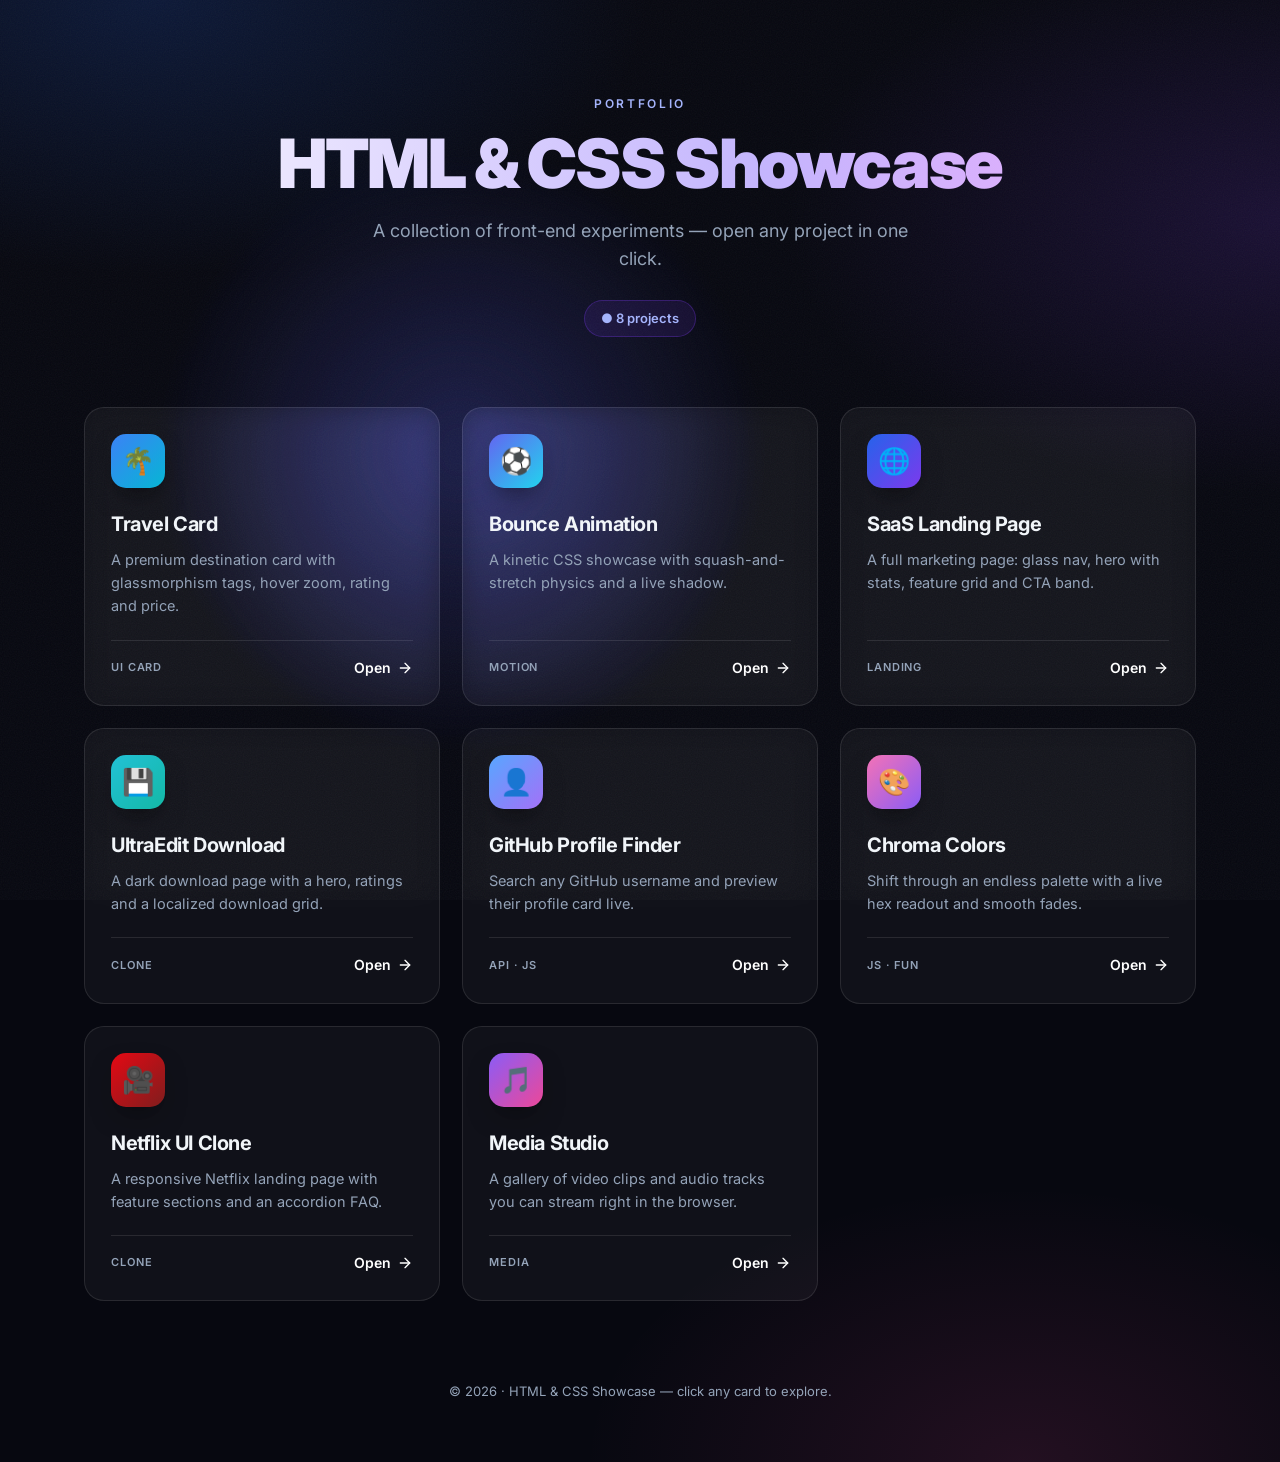
<file: index.html>
<!DOCTYPE html>
<html lang="en">

<head>
    <meta charset="UTF-8">
    <meta name="viewport" content="width=device-width, initial-scale=1.0">
    <title>Showcase &mdash; HTML &amp; CSS Projects</title>
    <link rel="preconnect" href="https://fonts.googleapis.com">
    <link rel="preconnect" href="https://fonts.gstatic.com" crossorigin>
    <link href="https://fonts.googleapis.com/css2?family=Inter:wght@400;500;600;700;800;900&display=swap" rel="stylesheet">
    <link rel="stylesheet" href="showcase.css">
    <style>
        :root {
            --bg: #070810;
            --surface: rgba(255, 255, 255, .04);
            --text: #f1f5f9;
            --muted: #94a3b8;
            --border: rgba(255, 255, 255, .1);
            --radius: 20px;
            --max: 1160px;
        }

        * {
            margin: 0;
            padding: 0;
            box-sizing: border-box;
        }

        html {
            scroll-behavior: smooth;
        }

        body {
            font-family: 'Inter', system-ui, -apple-system, sans-serif;
            color: var(--text);
            background:
                radial-gradient(900px 500px at 12% 0%, rgba(37, 99, 235, .18), transparent 55%),
                radial-gradient(900px 500px at 100% 15%, rgba(124, 58, 237, .16), transparent 55%),
                radial-gradient(800px 500px at 80% 100%, rgba(236, 72, 153, .12), transparent 55%),
                var(--bg);
            min-height: 100vh;
            -webkit-font-smoothing: antialiased;
            line-height: 1.6;
        }

        a {
            text-decoration: none;
            color: inherit;
        }

        .wrap {
            max-width: var(--max);
            margin: 0 auto;
            padding: 0 24px;
        }

        /* ---------- Header ---------- */
        .masthead {
            text-align: center;
            padding: 90px 24px 20px;
        }

        .eyebrow {
            display: inline-block;
            font-size: 12px;
            letter-spacing: .22em;
            text-transform: uppercase;
            font-weight: 600;
            color: #a5b4fc;
            margin-bottom: 16px;
        }

        .masthead h1 {
            font-size: clamp(38px, 7vw, 68px);
            font-weight: 900;
            letter-spacing: -.035em;
            line-height: 1.02;
            background: linear-gradient(90deg, #fff, #c4b5fd 60%, #f0abfc);
            -webkit-background-clip: text;
            background-clip: text;
            color: transparent;
        }

        .masthead p {
            color: var(--muted);
            font-size: 18px;
            margin: 18px auto 0;
            max-width: 560px;
        }

        .masthead .count {
            display: inline-flex;
            align-items: center;
            gap: 8px;
            margin-top: 26px;
            font-size: 13px;
            font-weight: 600;
            color: #a5b4fc;
            background: rgba(124, 58, 237, .12);
            border: 1px solid rgba(124, 58, 237, .3);
            padding: 7px 16px;
            border-radius: 999px;
        }

        /* ---------- Grid ---------- */
        .grid {
            display: grid;
            grid-template-columns: repeat(auto-fill, minmax(280px, 1fr));
            gap: 22px;
            padding: 50px 0 40px;
        }

        .card {
            position: relative;
            display: flex;
            flex-direction: column;
            background: var(--surface);
            border: 1px solid var(--border);
            border-radius: var(--radius);
            padding: 26px;
            overflow: hidden;
            backdrop-filter: blur(14px);
            -webkit-backdrop-filter: blur(14px);
            transition: transform .3s cubic-bezier(.2, .8, .2, 1), box-shadow .3s ease, border-color .3s ease;
        }

        .card::before {
            content: "";
            position: absolute;
            inset: 0;
            background: var(--accent, linear-gradient(135deg, #2563eb, #7c3aed));
            opacity: 0;
            transition: opacity .3s ease;
            z-index: -1;
        }

        .card:hover {
            transform: translateY(-8px);
            border-color: rgba(255, 255, 255, .28);
            box-shadow: 0 40px 80px -32px rgba(0, 0, 0, .8);
        }

        .card__icon {
            width: 54px;
            height: 54px;
            border-radius: 15px;
            display: grid;
            place-items: center;
            font-size: 26px;
            background: var(--accent, linear-gradient(135deg, #2563eb, #7c3aed));
            box-shadow: 0 12px 28px -10px rgba(0, 0, 0, .6);
            margin-bottom: 20px;
        }

        .card__title {
            font-size: 20px;
            font-weight: 700;
            letter-spacing: -.02em;
        }

        .card__desc {
            color: var(--muted);
            font-size: 14.5px;
            margin-top: 8px;
            flex: 1;
        }

        .card__foot {
            display: flex;
            align-items: center;
            justify-content: space-between;
            margin-top: 22px;
            padding-top: 16px;
            border-top: 1px solid var(--border);
        }

        .card__tag {
            font-size: 11px;
            font-weight: 600;
            color: var(--muted);
            text-transform: uppercase;
            letter-spacing: .08em;
        }

        .card__cta {
            display: inline-flex;
            align-items: center;
            gap: 6px;
            font-size: 14px;
            font-weight: 600;
            color: #fff;
        }

        .card__cta svg {
            transition: transform .25s ease;
        }

        .card:hover .card__cta svg {
            transform: translateX(4px);
        }

        /* ---------- Footer ---------- */
        .foot {
            text-align: center;
            color: var(--muted);
            font-size: 13px;
            padding: 40px 24px 60px;
        }

        @media (max-width: 520px) {
            .masthead {
                padding-top: 64px;
            }
        }
    </style>
</head>

<body class="showcase-fade">
    <header class="masthead" data-reveal>
        <span class="eyebrow">Portfolio</span>
        <h1>HTML &amp; CSS Showcase</h1>
        <p>A collection of front-end experiments &mdash; open any project in one click.</p>
        <span class="count">&#9679; 8 projects</span>
    </header>

    <main class="wrap">
        <section class="grid" data-reveal-stagger>

            <a class="card" data-tilt href="Card/index.html" style="--accent: linear-gradient(135deg,#3b82f6,#06b6d4);">
                <div class="card__icon">&#127796;</div>
                <h2 class="card__title">Travel Card</h2>
                <p class="card__desc">A premium destination card with glassmorphism tags, hover zoom, rating and price.</p>
                <div class="card__foot">
                    <span class="card__tag">UI Card</span>
                    <span class="card__cta">Open
                        <svg viewBox="0 0 24 24" width="16" height="16" fill="none" stroke="currentColor" stroke-width="2" stroke-linecap="round" stroke-linejoin="round"><line x1="5" y1="12" x2="19" y2="12"></line><polyline points="12 5 19 12 12 19"></polyline></svg>
                    </span>
                </div>
            </a>

            <a class="card" data-tilt href="Bounce%20Animation/index.html" style="--accent: linear-gradient(135deg,#6366f1,#22d3ee);">
                <div class="card__icon">&#9917;</div>
                <h2 class="card__title">Bounce Animation</h2>
                <p class="card__desc">A kinetic CSS showcase with squash-and-stretch physics and a live shadow.</p>
                <div class="card__foot">
                    <span class="card__tag">Motion</span>
                    <span class="card__cta">Open
                        <svg viewBox="0 0 24 24" width="16" height="16" fill="none" stroke="currentColor" stroke-width="2" stroke-linecap="round" stroke-linejoin="round"><line x1="5" y1="12" x2="19" y2="12"></line><polyline points="12 5 19 12 12 19"></polyline></svg>
                    </span>
                </div>
            </a>

            <a class="card" data-tilt href="Basic%20website%20layout/index.html" style="--accent: linear-gradient(135deg,#2563eb,#7c3aed);">
                <div class="card__icon">&#127760;</div>
                <h2 class="card__title">SaaS Landing Page</h2>
                <p class="card__desc">A full marketing page: glass nav, hero with stats, feature grid and CTA band.</p>
                <div class="card__foot">
                    <span class="card__tag">Landing</span>
                    <span class="card__cta">Open
                        <svg viewBox="0 0 24 24" width="16" height="16" fill="none" stroke="currentColor" stroke-width="2" stroke-linecap="round" stroke-linejoin="round"><line x1="5" y1="12" x2="19" y2="12"></line><polyline points="12 5 19 12 12 19"></polyline></svg>
                    </span>
                </div>
            </a>

            <a class="card" data-tilt href="ultraEditUI%20Clone/index.html" style="--accent: linear-gradient(135deg,#22c1d6,#14b8a6);">
                <div class="card__icon">&#128190;</div>
                <h2 class="card__title">UltraEdit Download</h2>
                <p class="card__desc">A dark download page with a hero, ratings and a localized download grid.</p>
                <div class="card__foot">
                    <span class="card__tag">Clone</span>
                    <span class="card__cta">Open
                        <svg viewBox="0 0 24 24" width="16" height="16" fill="none" stroke="currentColor" stroke-width="2" stroke-linecap="round" stroke-linejoin="round"><line x1="5" y1="12" x2="19" y2="12"></line><polyline points="12 5 19 12 12 19"></polyline></svg>
                    </span>
                </div>
            </a>

            <a class="card" data-tilt href="Github%20Profile%20card/main.html" style="--accent: linear-gradient(135deg,#58a6ff,#a371f7);">
                <div class="card__icon">&#128100;</div>
                <h2 class="card__title">GitHub Profile Finder</h2>
                <p class="card__desc">Search any GitHub username and preview their profile card live.</p>
                <div class="card__foot">
                    <span class="card__tag">API &middot; JS</span>
                    <span class="card__cta">Open
                        <svg viewBox="0 0 24 24" width="16" height="16" fill="none" stroke="currentColor" stroke-width="2" stroke-linecap="round" stroke-linejoin="round"><line x1="5" y1="12" x2="19" y2="12"></line><polyline points="12 5 19 12 12 19"></polyline></svg>
                    </span>
                </div>
            </a>

            <a class="card" data-tilt href="unlimitedColors/index.html" style="--accent: linear-gradient(135deg,#f472b6,#8b5cf6);">
                <div class="card__icon">&#127912;</div>
                <h2 class="card__title">Chroma Colors</h2>
                <p class="card__desc">Shift through an endless palette with a live hex readout and smooth fades.</p>
                <div class="card__foot">
                    <span class="card__tag">JS &middot; Fun</span>
                    <span class="card__cta">Open
                        <svg viewBox="0 0 24 24" width="16" height="16" fill="none" stroke="currentColor" stroke-width="2" stroke-linecap="round" stroke-linejoin="round"><line x1="5" y1="12" x2="19" y2="12"></line><polyline points="12 5 19 12 12 19"></polyline></svg>
                    </span>
                </div>
            </a>

            <a class="card" data-tilt href="netflixUI%20Clone/index.html" style="--accent: linear-gradient(135deg,#e50914,#7f1d1d);">
                <div class="card__icon">&#127909;</div>
                <h2 class="card__title">Netflix UI Clone</h2>
                <p class="card__desc">A responsive Netflix landing page with feature sections and an accordion FAQ.</p>
                <div class="card__foot">
                    <span class="card__tag">Clone</span>
                    <span class="card__cta">Open
                        <svg viewBox="0 0 24 24" width="16" height="16" fill="none" stroke="currentColor" stroke-width="2" stroke-linecap="round" stroke-linejoin="round"><line x1="5" y1="12" x2="19" y2="12"></line><polyline points="12 5 19 12 12 19"></polyline></svg>
                    </span>
                </div>
            </a>

            <a class="card" data-tilt href="Handling%20Audio%20Video/index.html" style="--accent: linear-gradient(135deg,#8b5cf6,#ec4899);">
                <div class="card__icon">&#127925;</div>
                <h2 class="card__title">Media Studio</h2>
                <p class="card__desc">A gallery of video clips and audio tracks you can stream right in the browser.</p>
                <div class="card__foot">
                    <span class="card__tag">Media</span>
                    <span class="card__cta">Open
                        <svg viewBox="0 0 24 24" width="16" height="16" fill="none" stroke="currentColor" stroke-width="2" stroke-linecap="round" stroke-linejoin="round"><line x1="5" y1="12" x2="19" y2="12"></line><polyline points="12 5 19 12 12 19"></polyline></svg>
                    </span>
                </div>
            </a>

        </section>
    </main>

    <footer class="foot">© 2026 &middot; HTML &amp; CSS Showcase &mdash; click any card to explore.</footer>
    <script src="showcase.js"></script>
</body>

</html>
</file>
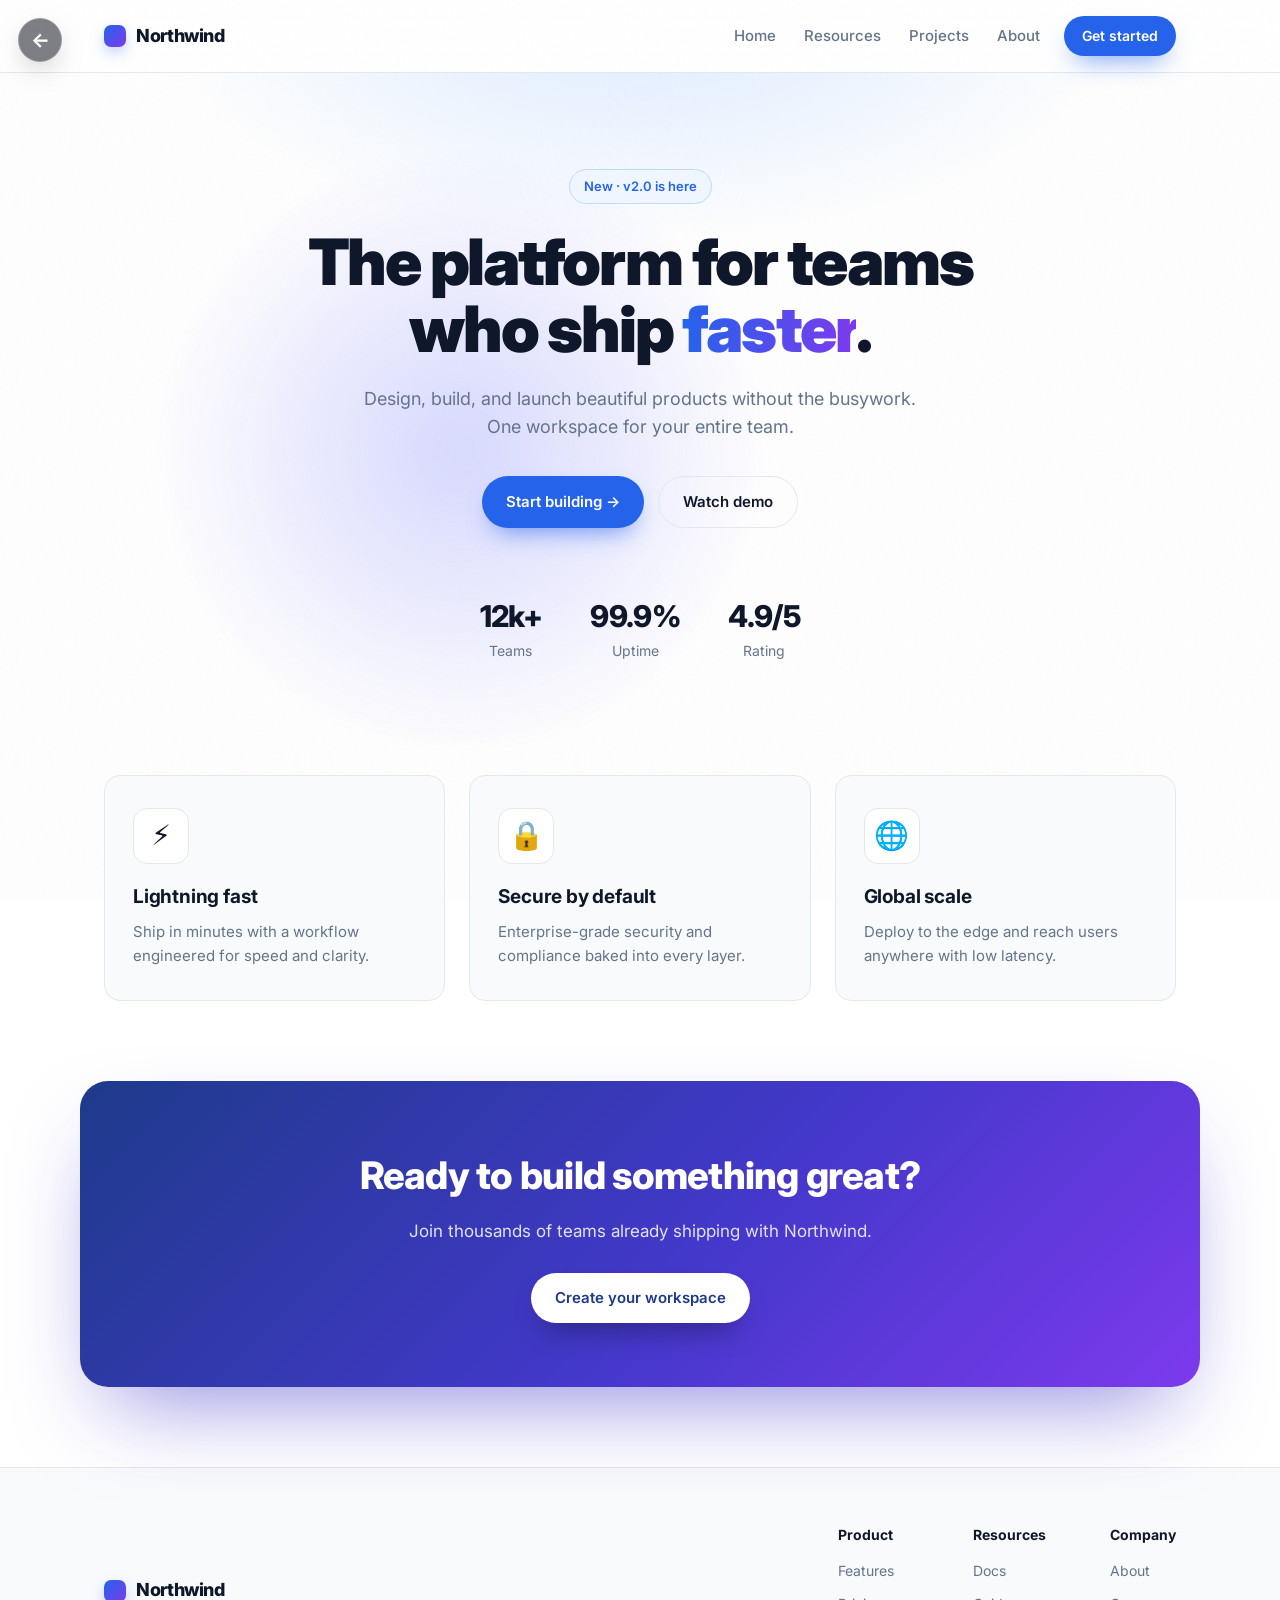
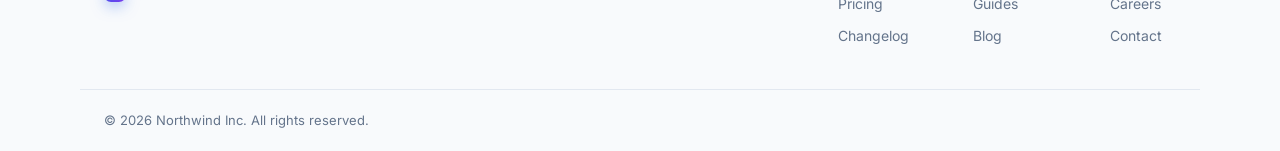
<file: Basic website layout/index.html>
<!DOCTYPE html>
<html lang="en">

<head>
    <meta charset="UTF-8">
    <meta name="viewport" content="width=device-width, initial-scale=1.0">
    <title>Northwind &mdash; Build faster</title>
    <link rel="preconnect" href="https://fonts.googleapis.com">
    <link rel="preconnect" href="https://fonts.gstatic.com" crossorigin>
    <link href="https://fonts.googleapis.com/css2?family=Inter:wght@400;500;600;700;800;900&display=swap" rel="stylesheet">
    <link rel="stylesheet" href="style.css">
    <link rel="stylesheet" href="../showcase.css">
</head>

<body class="showcase-fade">
    <a href="../index.html" class="showcase-home" title="Back to showcase">&larr;</a>
    <header class="nav">
        <div class="nav__inner">
            <a class="brand" href="#">
                <span class="brand__mark"></span>
                Northwind
            </a>
            <nav class="nav__links">
                <a href="#">Home</a>
                <a href="#">Resources</a>
                <a href="#">Projects</a>
                <a href="#">About</a>
            </nav>
            <a class="btn btn--sm" href="#">Get started</a>
        </div>
    </header>

    <main>
        <section class="hero">
            <span class="pill">New &middot; v2.0 is here</span>
            <h1>The platform for teams<br>who ship <span class="grad">faster</span>.</h1>
            <p class="hero__sub">
                Design, build, and launch beautiful products without the busywork.
                One workspace for your entire team.
            </p>
            <div class="hero__actions">
                <a class="btn" href="#">Start building &rarr;</a>
                <a class="btn btn--ghost" href="#">Watch demo</a>
            </div>
            <div class="hero__stats">
                <div><strong>12k+</strong><span>Teams</span></div>
                <div><strong>99.9%</strong><span>Uptime</span></div>
                <div><strong>4.9/5</strong><span>Rating</span></div>
            </div>
        </section>

        <section class="features" data-reveal-stagger>
            <article class="feature" data-tilt>
                <div class="feature__icon">&#9889;</div>
                <h3>Lightning fast</h3>
                <p>Ship in minutes with a workflow engineered for speed and clarity.</p>
            </article>
            <article class="feature" data-tilt>
                <div class="feature__icon">&#128274;</div>
                <h3>Secure by default</h3>
                <p>Enterprise-grade security and compliance baked into every layer.</p>
            </article>
            <article class="feature" data-tilt>
                <div class="feature__icon">&#127760;</div>
                <h3>Global scale</h3>
                <p>Deploy to the edge and reach users anywhere with low latency.</p>
            </article>
        </section>

        <section class="cta-band" data-reveal>
            <h2>Ready to build something great?</h2>
            <p>Join thousands of teams already shipping with Northwind.</p>
            <a class="btn" href="#">Create your workspace</a>
        </section>
    </main>

    <footer class="footer">
        <div class="footer__inner">
            <a class="brand" href="#"><span class="brand__mark"></span>Northwind</a>
            <div class="footer__cols">
                <div>
                    <h4>Product</h4>
                    <a href="#">Features</a>
                    <a href="#">Pricing</a>
                    <a href="#">Changelog</a>
                </div>
                <div>
                    <h4>Resources</h4>
                    <a href="#">Docs</a>
                    <a href="#">Guides</a>
                    <a href="#">Blog</a>
                </div>
                <div>
                    <h4>Company</h4>
                    <a href="#">About</a>
                    <a href="#">Careers</a>
                    <a href="#">Contact</a>
                </div>
            </div>
        </div>
        <div class="footer__bar">© 2026 Northwind Inc. All rights reserved.</div>
    </footer>
    <script src="../showcase.js"></script>
</body>

</html>
</file>
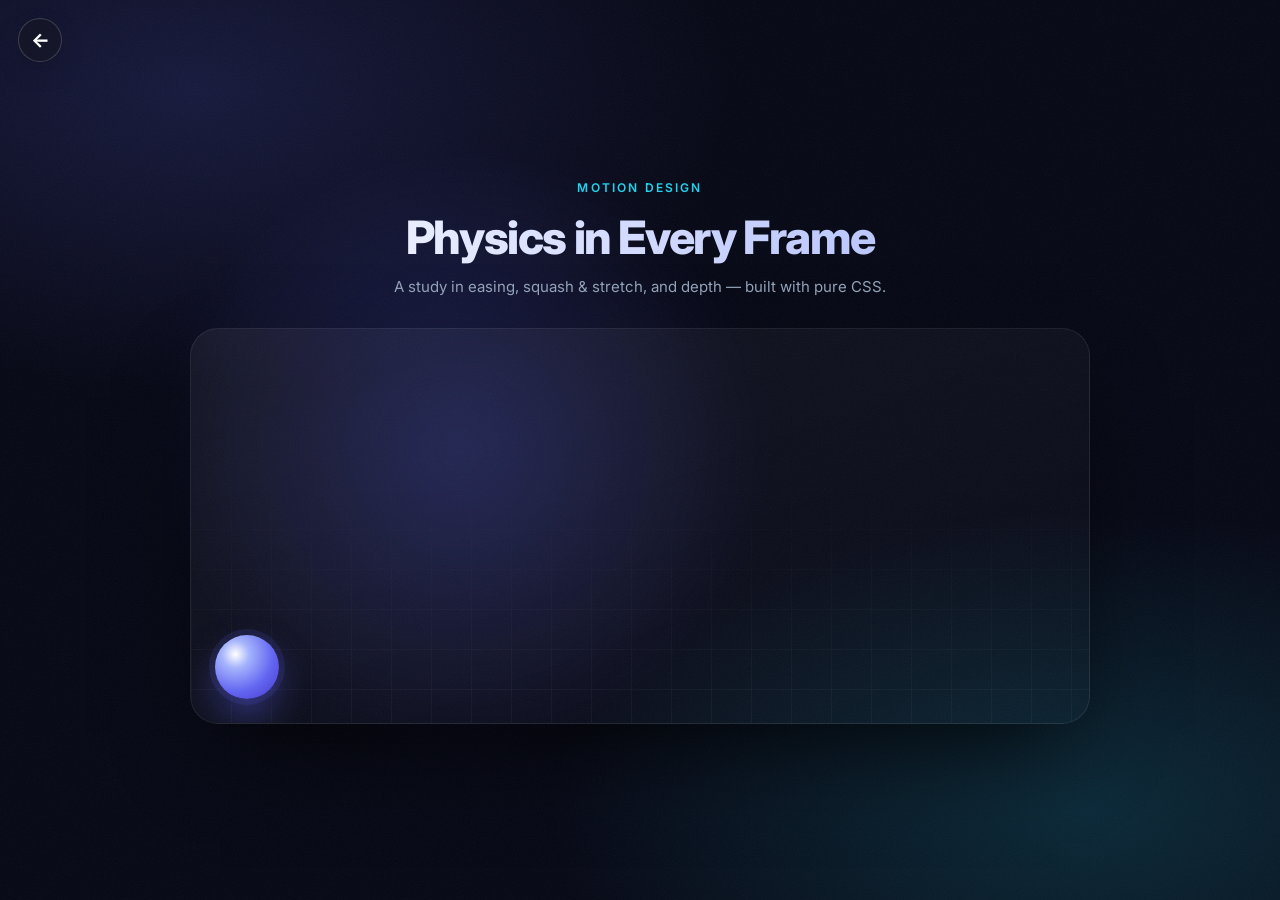
<file: Bounce Animation/index.html>
<!DOCTYPE html>
<html lang="en">

<head>
    <meta charset="UTF-8">
    <meta name="viewport" content="width=device-width, initial-scale=1.0">
    <title>Motion &mdash; Kinetic Showcase</title>
    <link rel="preconnect" href="https://fonts.googleapis.com">
    <link rel="preconnect" href="https://fonts.gstatic.com" crossorigin>
    <link href="https://fonts.googleapis.com/css2?family=Inter:wght@400;500;600;800&display=swap" rel="stylesheet">
    <style>
        :root {
            --bg: #060815;
            --accent: #6366f1;
            --accent-2: #22d3ee;
            --text: #e2e8f0;
            --muted: #94a3b8;
        }

        * {
            margin: 0;
            padding: 0;
            box-sizing: border-box;
        }

        body {
            font-family: 'Inter', system-ui, sans-serif;
            min-height: 100vh;
            background:
                radial-gradient(900px 500px at 15% 10%, rgba(99, 102, 241, .18), transparent 60%),
                radial-gradient(900px 500px at 85% 90%, rgba(34, 211, 238, .16), transparent 60%),
                var(--bg);
            color: var(--text);
            display: grid;
            place-items: center;
            padding: 40px 20px;
        }

        .showcase {
            width: min(900px, 100%);
        }

        .showcase__header {
            text-align: center;
            margin-bottom: 32px;
        }

        .eyebrow {
            display: inline-block;
            font-size: 12px;
            letter-spacing: .18em;
            text-transform: uppercase;
            color: var(--accent-2);
            font-weight: 600;
            margin-bottom: 14px;
        }

        .showcase__header h1 {
            font-size: clamp(28px, 5vw, 46px);
            font-weight: 800;
            letter-spacing: -.03em;
            background: linear-gradient(90deg, #fff, #a5b4fc);
            -webkit-background-clip: text;
            background-clip: text;
            color: transparent;
        }

        .showcase__header p {
            color: var(--muted);
            margin-top: 12px;
            font-size: 15px;
        }

        .stage {
            position: relative;
            height: 44vh;
            min-height: 300px;
            border-radius: 28px;
            overflow: hidden;
            background: linear-gradient(160deg, rgba(255, 255, 255, .05), rgba(255, 255, 255, .01));
            border: 1px solid rgba(255, 255, 255, .08);
            box-shadow: 0 40px 90px -30px rgba(0, 0, 0, .8);
        }

        /* subtle grid floor */
        .stage::before {
            content: "";
            position: absolute;
            inset: 0;
            background-image:
                linear-gradient(rgba(255, 255, 255, .04) 1px, transparent 1px),
                linear-gradient(90deg, rgba(255, 255, 255, .04) 1px, transparent 1px);
            background-size: 40px 40px;
            mask-image: linear-gradient(to top, #000, transparent 70%);
            -webkit-mask-image: linear-gradient(to top, #000, transparent 70%);
        }

        .ball {
            position: absolute;
            bottom: 24px;
            left: 24px;
            width: 64px;
            height: 64px;
            border-radius: 50%;
            background:
                radial-gradient(circle at 32% 30%, #fff 0, #a5b4fc 22%, var(--accent) 60%, #4338ca 100%);
            box-shadow:
                0 0 0 6px rgba(99, 102, 241, .12),
                0 18px 40px -8px rgba(99, 102, 241, .8);
            animation: bounce 5s cubic-bezier(.5, 0, .5, 1) infinite;
        }

        .shadow {
            position: absolute;
            bottom: 18px;
            left: 24px;
            width: 64px;
            height: 14px;
            border-radius: 50%;
            background: rgba(0, 0, 0, .55);
            filter: blur(6px);
            animation: shadow 5s cubic-bezier(.5, 0, .5, 1) infinite;
        }

        @keyframes bounce {
            0%   { left: 24px;                    transform: translateY(0)    scale(1); }
            25%  { left: calc(25% - 32px);        transform: translateY(-55%) scale(1.04, .96); }
            50%  { left: calc(50% - 32px);        transform: translateY(0)    scale(1.1, .82); }
            75%  { left: calc(75% - 32px);        transform: translateY(-55%) scale(1.04, .96); }
            100% { left: calc(100% - 88px);       transform: translateY(0)    scale(1); }
        }

        @keyframes shadow {
            0%   { left: 24px;              transform: scale(1);   opacity: .55; }
            25%  { left: calc(25% - 32px);  transform: scale(.6);  opacity: .25; }
            50%  { left: calc(50% - 32px);  transform: scale(1.1); opacity: .6; }
            75%  { left: calc(75% - 32px);  transform: scale(.6);  opacity: .25; }
            100% { left: calc(100% - 88px); transform: scale(1);   opacity: .55; }
        }

        @media (prefers-reduced-motion: reduce) {
            .ball, .shadow { animation: none; }
        }
    </style>
    <link rel="stylesheet" href="../showcase.css">
</head>

<body class="showcase-fade">
    <a href="../index.html" class="showcase-home" title="Back to showcase">&larr;</a>
    <section class="showcase">
        <div class="showcase__header" data-reveal>
            <span class="eyebrow">Motion Design</span>
            <h1>Physics in Every Frame</h1>
            <p>A study in easing, squash &amp; stretch, and depth &mdash; built with pure CSS.</p>
        </div>
        <div class="stage" data-reveal>
            <div class="shadow"></div>
            <div class="ball"></div>
        </div>
    </section>
    <script src="../showcase.js"></script>
</body>

</html>
</file>
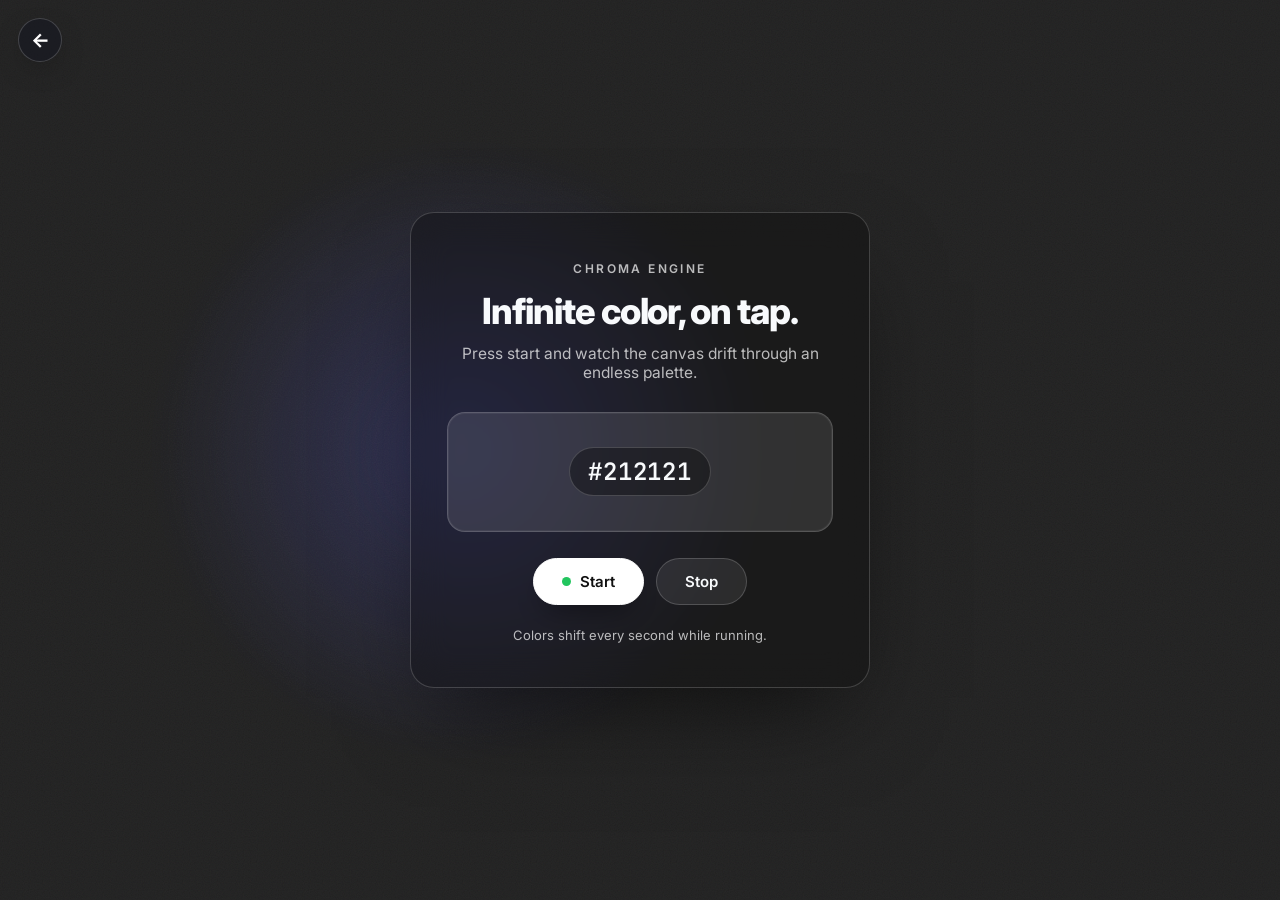
<file: unlimitedColors/index.html>
<!DOCTYPE html>
<html lang="en">

<head>
    <meta charset="UTF-8" />
    <meta name="viewport" content="width=device-width, initial-scale=1.0" />
    <title>Chroma &mdash; Infinite Colors</title>
    <link rel="preconnect" href="https://fonts.googleapis.com">
    <link rel="preconnect" href="https://fonts.gstatic.com" crossorigin>
    <link href="https://fonts.googleapis.com/css2?family=Inter:wght@400;500;600;700;800&family=JetBrains+Mono:wght@600&display=swap" rel="stylesheet">
    <link rel="stylesheet" href="style.css" />
    <link rel="stylesheet" href="../showcase.css" />
</head>

<body class="showcase-fade">
    <a href="../index.html" class="showcase-home" title="Back to showcase">&larr;</a>
    <main class="stage">
        <div class="panel" data-reveal data-tilt>
            <span class="eyebrow">Chroma Engine</span>
            <h1>Infinite color, on tap.</h1>
            <p class="lead">Press start and watch the canvas drift through an endless palette.</p>

            <div class="swatch" id="swatch">
                <span class="swatch__hex" id="hex">#212121</span>
            </div>

            <div class="controls">
                <button id="start" class="btn btn--primary">
                    <span class="dot"></span> Start
                </button>
                <button id="stop" class="btn btn--ghost">Stop</button>
            </div>

            <p class="hint">Colors shift every second while running.</p>
        </div>
    </main>

    <script src="project6.js"></script>
    <script src="../showcase.js"></script>
</body>

</html>
</file>
<file: showcase.css>
/* =====================================================================
   showcase.css — shared "premium polish" layer
   Included on every project page on top of its own styles.
   Purely additive: animated backdrops, scroll reveals, glow, texture.
   Respects prefers-reduced-motion.
   ===================================================================== */

/* ---------- Animated aurora backdrop ---------- */
/* A slow-drifting color field painted behind everything via body::before */
body {
    position: relative;
    isolation: isolate;
}

body::before {
    content: "";
    position: fixed;
    inset: -20vmax;
    z-index: -2;
    pointer-events: none;
    background:
        radial-gradient(40vmax 40vmax at 20% 25%, rgba(99, 102, 241, .28), transparent 60%),
        radial-gradient(38vmax 38vmax at 80% 20%, rgba(236, 72, 153, .22), transparent 60%),
        radial-gradient(45vmax 45vmax at 70% 85%, rgba(34, 211, 238, .20), transparent 60%),
        radial-gradient(40vmax 40vmax at 15% 90%, rgba(124, 58, 237, .22), transparent 60%);
    background-size: 200% 200%;
    filter: blur(20px) saturate(120%);
    animation: aurora 24s ease-in-out infinite alternate;
    opacity: .9;
}

/* Fine grain/noise for depth — sits above the aurora, below content */
body::after {
    content: "";
    position: fixed;
    inset: 0;
    z-index: -1;
    pointer-events: none;
    opacity: .05;
    background-image: url("data:image/svg+xml,%3Csvg xmlns='http://www.w3.org/2000/svg' width='140' height='140'%3E%3Cfilter id='n'%3E%3CfeTurbulence type='fractalNoise' baseFrequency='0.85' numOctaves='2' stitchTiles='stitch'/%3E%3C/filter%3E%3Crect width='100%25' height='100%25' filter='url(%23n)'/%3E%3C/svg%3E");
}

@keyframes aurora {
    0%   { background-position: 0% 0%;     transform: rotate(0deg)   scale(1); }
    50%  { background-position: 100% 50%;  transform: rotate(3deg)   scale(1.08); }
    100% { background-position: 50% 100%;  transform: rotate(-2deg)  scale(1.04); }
}

/* ---------- Scroll-reveal ---------- */
[data-reveal] {
    opacity: 0;
    transform: translateY(26px);
    transition: opacity .7s cubic-bezier(.2, .8, .2, 1),
                transform .7s cubic-bezier(.2, .8, .2, 1);
    will-change: opacity, transform;
}

[data-reveal].is-visible {
    opacity: 1;
    transform: none;
}

/* staggered children when the container reveals */
[data-reveal-stagger] > * {
    opacity: 0;
    transform: translateY(22px);
    transition: opacity .6s cubic-bezier(.2, .8, .2, 1),
                transform .6s cubic-bezier(.2, .8, .2, 1);
}

[data-reveal-stagger].is-visible > * {
    opacity: 1;
    transform: none;
}

[data-reveal-stagger].is-visible > *:nth-child(1) { transition-delay: .04s; }
[data-reveal-stagger].is-visible > *:nth-child(2) { transition-delay: .10s; }
[data-reveal-stagger].is-visible > *:nth-child(3) { transition-delay: .16s; }
[data-reveal-stagger].is-visible > *:nth-child(4) { transition-delay: .22s; }
[data-reveal-stagger].is-visible > *:nth-child(5) { transition-delay: .28s; }
[data-reveal-stagger].is-visible > *:nth-child(6) { transition-delay: .34s; }
[data-reveal-stagger].is-visible > *:nth-child(7) { transition-delay: .40s; }
[data-reveal-stagger].is-visible > *:nth-child(8) { transition-delay: .46s; }
[data-reveal-stagger].is-visible > *:nth-child(9) { transition-delay: .52s; }
[data-reveal-stagger].is-visible > *:nth-child(n+10) { transition-delay: .58s; }

/* ---------- Interactive glow / tilt for cards ---------- */
/* Elements marked data-tilt get a cursor-following sheen + subtle 3D tilt.
   --mx/--my are set by JS (0..100%). */
[data-tilt] {
    transform-style: preserve-3d;
    transition: transform .25s cubic-bezier(.2, .8, .2, 1), box-shadow .25s ease;
    position: relative;
}

[data-tilt]::after {
    content: "";
    position: absolute;
    inset: 0;
    border-radius: inherit;
    pointer-events: none;
    opacity: 0;
    transition: opacity .3s ease;
    background: radial-gradient(300px circle at var(--mx, 50%) var(--my, 50%),
                rgba(255, 255, 255, .18), transparent 45%);
}

[data-tilt]:hover::after {
    opacity: 1;
}

/* ---------- Entrance for the whole page ---------- */
@keyframes pageIn {
    from { opacity: 0; }
    to   { opacity: 1; }
}

.showcase-fade {
    animation: pageIn .6s ease both;
}

/* ---------- Floating "back to showcase" button ---------- */
.showcase-home {
    position: fixed;
    top: 18px;
    left: 18px;
    z-index: 999;
    width: 44px;
    height: 44px;
    display: grid;
    place-items: center;
    font-size: 20px;
    font-weight: 700;
    color: #fff;
    text-decoration: none;
    border-radius: 50%;
    background: rgba(20, 22, 34, .55);
    border: 1px solid rgba(255, 255, 255, .18);
    backdrop-filter: blur(12px);
    -webkit-backdrop-filter: blur(12px);
    box-shadow: 0 10px 30px -12px rgba(0, 0, 0, .6);
    transition: transform .25s cubic-bezier(.2, .8, .2, 1), background .25s ease;
}

.showcase-home:hover {
    transform: translateX(-3px) scale(1.06);
    background: rgba(30, 33, 48, .8);
}

/* ---------- Reduced motion: disable all the moving parts ---------- */
@media (prefers-reduced-motion: reduce) {
    body::before { animation: none; }

    [data-reveal],
    [data-reveal-stagger] > * {
        opacity: 1 !important;
        transform: none !important;
        transition: none !important;
    }

    .showcase-fade { animation: none; }
}
</file>
<file: Basic website layout/style.css>
:root {
    --bg: #ffffff;
    --bg-soft: #f8fafc;
    --text: #0f172a;
    --muted: #64748b;
    --accent: #2563eb;
    --accent-hover: #1d4ed8;
    --border: #e2e8f0;
    --radius: 16px;
    --max: 1120px;
}

* {
    margin: 0;
    padding: 0;
    box-sizing: border-box;
}

html {
    scroll-behavior: smooth;
}

body {
    font-family: 'Inter', system-ui, -apple-system, sans-serif;
    color: var(--text);
    background: var(--bg);
    line-height: 1.6;
    -webkit-font-smoothing: antialiased;
}

a {
    text-decoration: none;
    color: inherit;
}

/* ---------- Nav ---------- */
.nav {
    position: sticky;
    top: 0;
    z-index: 50;
    background: rgba(255, 255, 255, .75);
    backdrop-filter: blur(14px);
    -webkit-backdrop-filter: blur(14px);
    border-bottom: 1px solid var(--border);
}

.nav__inner {
    max-width: var(--max);
    margin: 0 auto;
    padding: 16px 24px;
    display: flex;
    align-items: center;
    gap: 24px;
}

.brand {
    display: inline-flex;
    align-items: center;
    gap: 10px;
    font-weight: 800;
    letter-spacing: -.02em;
    font-size: 18px;
}

.brand__mark {
    width: 22px;
    height: 22px;
    border-radius: 7px;
    background: linear-gradient(135deg, #2563eb, #7c3aed);
    box-shadow: 0 6px 16px -4px rgba(37, 99, 235, .6);
}

.nav__links {
    display: flex;
    gap: 28px;
    margin-left: auto;
}

.nav__links a {
    color: var(--muted);
    font-weight: 500;
    font-size: 15px;
    transition: color .2s ease;
}

.nav__links a:hover {
    color: var(--text);
}

/* ---------- Buttons ---------- */
.btn {
    display: inline-flex;
    align-items: center;
    justify-content: center;
    gap: 8px;
    font-family: inherit;
    font-weight: 600;
    font-size: 15px;
    color: #fff;
    background: var(--accent);
    padding: 13px 24px;
    border-radius: 999px;
    border: none;
    cursor: pointer;
    transition: background .2s ease, transform .2s ease, box-shadow .2s ease;
    box-shadow: 0 12px 26px -10px rgba(37, 99, 235, .7);
}

.btn:hover {
    background: var(--accent-hover);
    transform: translateY(-2px);
}

.btn--sm {
    padding: 9px 18px;
    font-size: 14px;
}

.btn--ghost {
    background: transparent;
    color: var(--text);
    border: 1px solid var(--border);
    box-shadow: none;
}

.btn--ghost:hover {
    background: var(--bg-soft);
}

/* ---------- Hero ---------- */
.hero {
    max-width: var(--max);
    margin: 0 auto;
    padding: 96px 24px 72px;
    text-align: center;
    background:
        radial-gradient(700px 340px at 50% -10%, #dbeafe 0, transparent 70%);
}

.pill {
    display: inline-block;
    font-size: 13px;
    font-weight: 600;
    color: var(--accent);
    background: #eff6ff;
    border: 1px solid #bfdbfe;
    padding: 6px 14px;
    border-radius: 999px;
    margin-bottom: 24px;
}

.hero h1 {
    font-size: clamp(36px, 6vw, 64px);
    font-weight: 900;
    letter-spacing: -.035em;
    line-height: 1.05;
}

.grad {
    background: linear-gradient(90deg, #2563eb, #7c3aed);
    -webkit-background-clip: text;
    background-clip: text;
    color: transparent;
}

.hero__sub {
    max-width: 560px;
    margin: 22px auto 0;
    color: var(--muted);
    font-size: 18px;
}

.hero__actions {
    display: flex;
    gap: 14px;
    justify-content: center;
    margin-top: 34px;
    flex-wrap: wrap;
}

.hero__stats {
    display: flex;
    gap: 48px;
    justify-content: center;
    margin-top: 64px;
    flex-wrap: wrap;
}

.hero__stats div {
    display: flex;
    flex-direction: column;
}

.hero__stats strong {
    font-size: 30px;
    font-weight: 800;
    letter-spacing: -.02em;
}

.hero__stats span {
    color: var(--muted);
    font-size: 14px;
}

/* ---------- Features ---------- */
.features {
    max-width: var(--max);
    margin: 0 auto;
    padding: 40px 24px 80px;
    display: grid;
    grid-template-columns: repeat(3, 1fr);
    gap: 24px;
}

.feature {
    background: var(--bg-soft);
    border: 1px solid var(--border);
    border-radius: var(--radius);
    padding: 32px 28px;
    transition: transform .3s ease, box-shadow .3s ease, border-color .3s ease;
}

.feature:hover {
    transform: translateY(-6px);
    box-shadow: 0 30px 60px -28px rgba(15, 23, 42, .3);
    border-color: #cbd5e1;
}

.feature__icon {
    font-size: 28px;
    width: 56px;
    height: 56px;
    display: grid;
    place-items: center;
    border-radius: 14px;
    background: #fff;
    border: 1px solid var(--border);
    margin-bottom: 18px;
}

.feature h3 {
    font-size: 19px;
    font-weight: 700;
    letter-spacing: -.01em;
    margin-bottom: 8px;
}

.feature p {
    color: var(--muted);
    font-size: 15px;
}

/* ---------- CTA band ---------- */
.cta-band {
    max-width: var(--max);
    margin: 0 auto 80px;
    padding: 64px 32px;
    text-align: center;
    border-radius: 28px;
    color: #fff;
    background: linear-gradient(135deg, #1e3a8a, #4338ca 55%, #7c3aed);
    box-shadow: 0 40px 90px -30px rgba(67, 56, 202, .6);
}

.cta-band h2 {
    font-size: clamp(26px, 4vw, 38px);
    font-weight: 800;
    letter-spacing: -.02em;
}

.cta-band p {
    color: rgba(255, 255, 255, .85);
    margin: 12px 0 28px;
    font-size: 17px;
}

.cta-band .btn {
    background: #fff;
    color: #1e3a8a;
    box-shadow: 0 16px 30px -12px rgba(0, 0, 0, .4);
}

.cta-band .btn:hover {
    background: #f1f5f9;
}

/* ---------- Footer ---------- */
.footer {
    border-top: 1px solid var(--border);
    background: var(--bg-soft);
}

.footer__inner {
    max-width: var(--max);
    margin: 0 auto;
    padding: 56px 24px 32px;
    display: flex;
    justify-content: space-between;
    gap: 40px;
    flex-wrap: wrap;
}

.footer__cols {
    display: flex;
    gap: 64px;
    flex-wrap: wrap;
}

.footer__cols h4 {
    font-size: 14px;
    font-weight: 700;
    margin-bottom: 14px;
}

.footer__cols a {
    display: block;
    color: var(--muted);
    font-size: 14px;
    margin-bottom: 10px;
    transition: color .2s ease;
}

.footer__cols a:hover {
    color: var(--text);
}

.footer__bar {
    max-width: var(--max);
    margin: 0 auto;
    padding: 20px 24px;
    border-top: 1px solid var(--border);
    color: var(--muted);
    font-size: 13px;
}

/* ---------- Responsive ---------- */
@media (max-width: 860px) {
    .nav__links {
        display: none;
    }

    .features {
        grid-template-columns: 1fr;
    }

    .footer__inner {
        flex-direction: column;
    }
}
</file>
<file: unlimitedColors/style.css>
:root {
    --text: #f8fafc;
    --muted: rgba(255, 255, 255, .7);
    --border: rgba(255, 255, 255, .18);
    --radius: 24px;
}

* {
    margin: 0;
    padding: 0;
    box-sizing: border-box;
}

body {
    font-family: 'Inter', system-ui, -apple-system, sans-serif;
    color: var(--text);
    min-height: 100vh;
    background-color: #212121;
    transition: background-color 1s cubic-bezier(.4, 0, .2, 1);
    -webkit-font-smoothing: antialiased;
}

.stage {
    min-height: 100vh;
    display: grid;
    place-items: center;
    padding: 40px 20px;
}

.panel {
    width: min(460px, 100%);
    text-align: center;
    background: rgba(0, 0, 0, .28);
    border: 1px solid var(--border);
    border-radius: var(--radius);
    padding: 44px 36px;
    backdrop-filter: blur(18px);
    -webkit-backdrop-filter: blur(18px);
    box-shadow: 0 40px 90px -30px rgba(0, 0, 0, .6);
}

.eyebrow {
    display: inline-block;
    font-size: 12px;
    letter-spacing: .2em;
    text-transform: uppercase;
    font-weight: 600;
    color: var(--muted);
    margin-bottom: 16px;
}

.panel h1 {
    font-size: clamp(26px, 5vw, 36px);
    font-weight: 800;
    letter-spacing: -.03em;
    line-height: 1.1;
}

.lead {
    color: var(--muted);
    margin-top: 12px;
    font-size: 15.5px;
}

.swatch {
    margin: 30px auto 26px;
    height: 120px;
    border-radius: 18px;
    display: grid;
    place-items: center;
    background: rgba(255, 255, 255, .1);
    border: 1px solid var(--border);
    box-shadow: inset 0 0 0 1px rgba(255, 255, 255, .05);
}

.swatch__hex {
    font-family: 'JetBrains Mono', ui-monospace, monospace;
    font-size: 24px;
    font-weight: 600;
    letter-spacing: .04em;
    padding: 8px 18px;
    border-radius: 999px;
    background: rgba(0, 0, 0, .35);
    border: 1px solid var(--border);
}

.controls {
    display: flex;
    gap: 12px;
    justify-content: center;
}

.btn {
    display: inline-flex;
    align-items: center;
    gap: 9px;
    font-family: inherit;
    font-weight: 600;
    font-size: 15px;
    padding: 13px 28px;
    border-radius: 999px;
    border: 1px solid var(--border);
    cursor: pointer;
    transition: transform .2s ease, background .2s ease, opacity .2s ease;
}

.btn:hover {
    transform: translateY(-2px);
}

.btn:active {
    transform: translateY(0);
}

.btn--primary {
    background: #fff;
    color: #111;
    border-color: #fff;
    box-shadow: 0 14px 30px -12px rgba(0, 0, 0, .5);
}

.btn--ghost {
    background: rgba(255, 255, 255, .08);
    color: var(--text);
}

.btn--ghost:hover {
    background: rgba(255, 255, 255, .16);
}

.dot {
    width: 9px;
    height: 9px;
    border-radius: 50%;
    background: #22c55e;
    box-shadow: 0 0 0 0 rgba(34, 197, 94, .6);
}

.btn--primary.is-running .dot {
    animation: pulse 1.4s ease-out infinite;
}

@keyframes pulse {
    0%   { box-shadow: 0 0 0 0 rgba(34, 197, 94, .6); }
    100% { box-shadow: 0 0 0 12px rgba(34, 197, 94, 0); }
}

.hint {
    color: var(--muted);
    font-size: 13px;
    margin-top: 22px;
}
</file>
